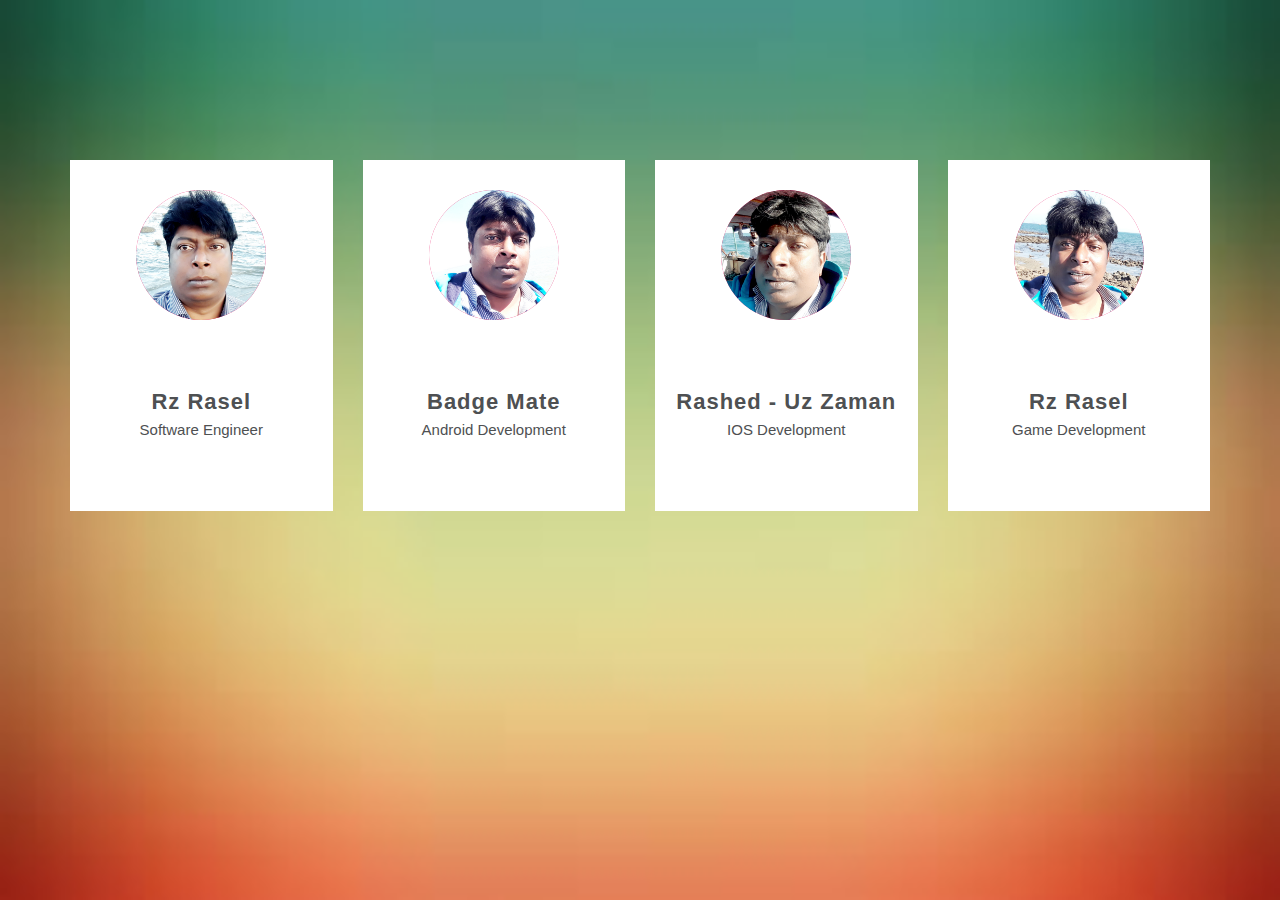
<file: Wroking Ongoing/How To Create Profile Card UI Design Html 5 Bootstrap/index.html>
<!DOCTYPE html>
<html lang="en" dir="ltr">
  <head>
    <meta charset="utf-8">
    <meta name="viewport" content="width=device-width, initial-scale=1">
    <title>Rz Rasel - Badge Mate Tutorial</title>
    <link rel="stylesheet" type="text/css" href="https://cdnjs.cloudflare.com/ajax/libs/font-awesome/4.7.0/css/font-awesome.min.css">
    <link rel="stylesheet" href="https://maxcdn.bootstrapcdn.com/bootstrap/3.3.7/css/bootstrap.min.css" integrity="sha384-BVYiiSIFeK1dGmJRAkycuHAHRg32OmUcww7on3RYdg4Va+PmSTsz/K68vbdEjh4u" crossorigin="anonymous">
    <link rel="stylesheet" type="text/css" href="css/style.css">
  </head>
  <body>
    <br /><br /><br /><br /><br /><br /><br /><br />
    <div class="container">
      <div class="row">
        <div class="col-md-3 col-sm-6">
          <div class="our-team">
            <div class="team-image">
              <img src="images/team1.jpg" alt="Team 1">
            </div>
            <div class="team-content">
              <h3 class="title">Rz Rasel</h3>
              <span class="designation">Software Engineer</span>
            </div>
            <ul class="social">
              <li><a href="#" class="fa fa-facebook"></a></li>
              <li><a href="#" class="fa fa-twitter"></a></li>
              <li><a href="#" class="fa fa-google-plus"></a></li>
              <li><a href="#" class="fa fa-linkedin"></a></li>
            </ul>
          </div>
        </div>
        <div class="col-md-3 col-sm-6">
          <div class="our-team">
            <div class="team-image">
              <img src="images/team2.jpg" alt="Team 1">
            </div>
            <div class="team-content">
              <h3 class="title">Badge Mate</h3>
              <span class="designation">Android Development</span>
            </div>
            <ul class="social">
              <li><a href="#" class="fa fa-facebook"></a></li>
              <li><a href="#" class="fa fa-twitter"></a></li>
              <li><a href="#" class="fa fa-google-plus"></a></li>
              <li><a href="#" class="fa fa-linkedin"></a></li>
            </ul>
          </div>
        </div>
        <div class="col-md-3 col-sm-6">
          <div class="our-team">
            <div class="team-image">
              <img src="images/team3.jpg" alt="Team 1">
            </div>
            <div class="team-content">
              <h3 class="title">Rashed - Uz Zaman</h3>
              <span class="designation">iOS Development</span>
            </div>
            <ul class="social">
              <li><a href="#" class="fa fa-facebook"></a></li>
              <li><a href="#" class="fa fa-twitter"></a></li>
              <li><a href="#" class="fa fa-google-plus"></a></li>
              <li><a href="#" class="fa fa-linkedin"></a></li>
            </ul>
          </div>
        </div>
        <div class="col-md-3 col-sm-6">
          <div class="our-team">
            <div class="team-image">
              <img src="images/team4.jpg" alt="Team 1">
            </div>
            <div class="team-content">
              <h3 class="title">Rz Rasel</h3>
              <span class="designation">Game Development</span>
            </div>
            <ul class="social">
              <li><a href="#" class="fa fa-facebook"></a></li>
              <li><a href="#" class="fa fa-twitter"></a></li>
              <li><a href="#" class="fa fa-google-plus"></a></li>
              <li><a href="#" class="fa fa-linkedin"></a></li>
            </ul>
          </div>
        </div>
      </div>
    </div>
    <script src="https://ajax.googleapis.com/ajax/libs/jquery/3.3.1/jquery.min.js"></script>
    <script src="https://maxcdn.bootstrapcdn.com/bootstrap/3.3.7/js/bootstrap.min.js" integrity="sha384-Tc5IQib027qvyjSMfHjOMaLkfuWVxZxUPnCJA7l2mCWNIpG9mGCD8wGNIcPD7Txa" crossorigin="anonymous"></script>
  </body>
</html>
</file>
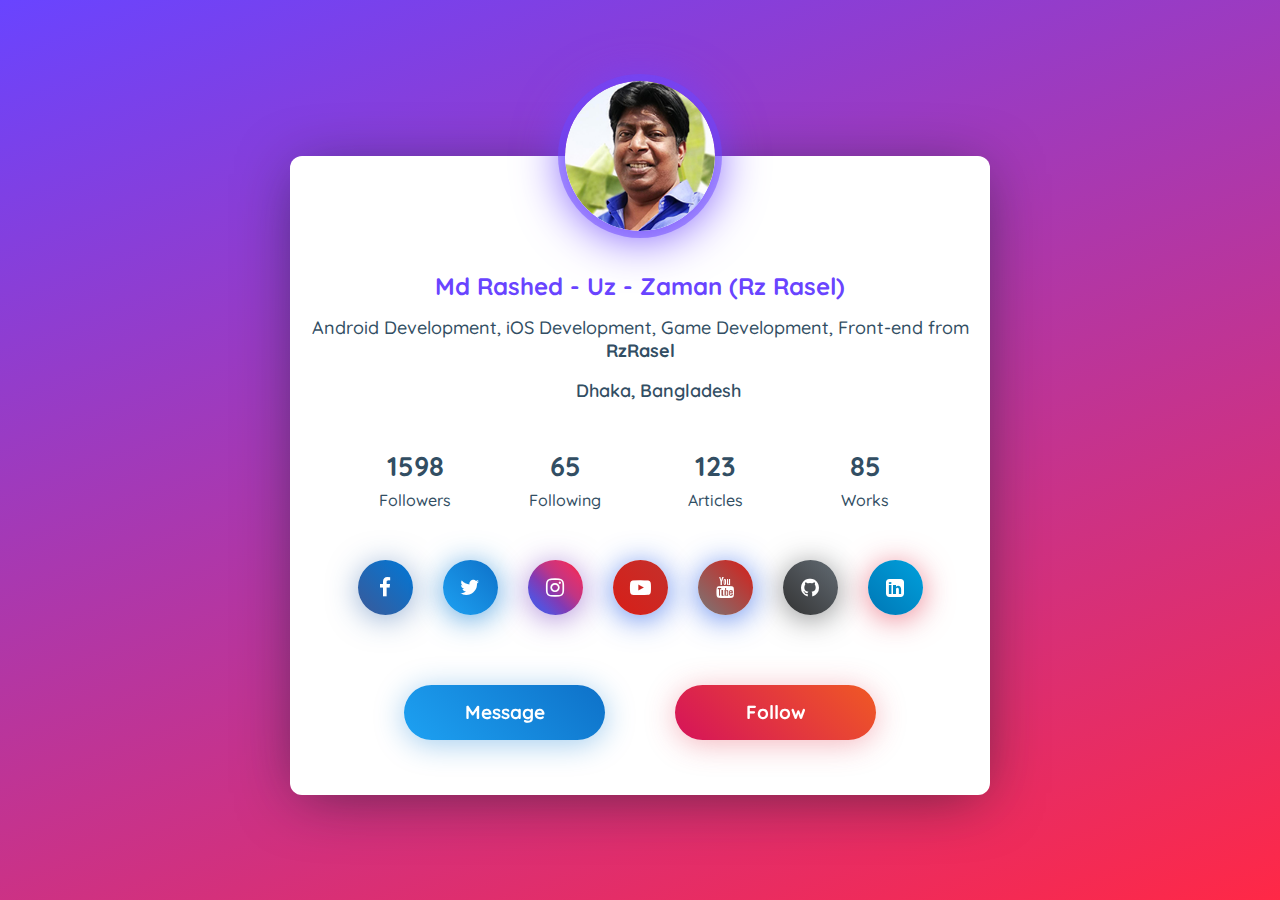
<file: Wroking Ongoing/Profile Card 001/index.html>
<!DOCTYPE html>
<html lang="en" dir="ltr">
  <head>
    <meta charset="utf-8">
    <meta name="viewport" content="width=device-width, initial-scale=1">
    <title>Rz Rasel - Badge Mate Tutorial</title>
    <link rel="stylesheet" type="text/css" href="css/style.css">
  </head>
  <body>
    <div class="wrapper">
  <div class="profile-card js-profile-card">
    <div class="profile-card__img">
      <img src="images/profile.jpg" alt="profile card">
    </div>

    <div class="profile-card__cnt js-profile-cnt">
      <div class="profile-card__name">Md Rashed - Uz - Zaman (Rz Rasel)</div>
      <div class="profile-card__txt">Android Development, iOS Development, Game Development, Front-end from <strong>RzRasel</strong></div>
      <div class="profile-card-loc">
        <span class="profile-card-loc__icon">
          <svg class="icon"><use xlink:href="#icon-location"></use></svg>
		  <i class="far fa-map-marker-alt"></i>
        </span>

        <span class="profile-card-loc__txt">
          Dhaka, Bangladesh
        </span>
      </div>

      <div class="profile-card-inf">
        <div class="profile-card-inf__item">
          <div class="profile-card-inf__title">1598</div>
          <div class="profile-card-inf__txt">Followers</div>
        </div>

        <div class="profile-card-inf__item">
          <div class="profile-card-inf__title">65</div>
          <div class="profile-card-inf__txt">Following</div>
        </div>

        <div class="profile-card-inf__item">
          <div class="profile-card-inf__title">123</div>
          <div class="profile-card-inf__txt">Articles</div>
        </div>

        <div class="profile-card-inf__item">
          <div class="profile-card-inf__title">85</div>
          <div class="profile-card-inf__txt">Works</div>
        </div>
      </div>

      <div class="profile-card-social">
        <a href="https://www.facebook.com/groups/badgemate/" class="profile-card-social__item facebook" target="_blank">
          <span class="icon-font">
              <!--<svg class="icon"><use xlink:href="#icon-facebook"></use></svg>-->
			  <i class="fa fa-facebook"></i>
          </span>
        </a>

        <a href="https://twitter.com/arzrasel" class="profile-card-social__item twitter" target="_blank">
          <span class="icon-font">
		  <i class="fa fa-twitter"></i>
              <!--<svg class="icon"><use xlink:href="#icon-twitter"></use></svg>-->
          </span>
        </a>

        <a href="https://www.instagram.com/iamuhammederdem" class="profile-card-social__item instagram" target="_blank">
          <span class="icon-font">
		  <i class="fa fa-instagram"></i>
              <!--<svg class="icon"><use xlink:href="#icon-instagram"></use></svg>-->
          </span>
        </a>

        <a href="https://www.youtube.com/channel/UClFQT9xfV5G825IC5Ih-9AA/?sub_confirmation=1" class="profile-card-social__item youtube-play" target="_blank">
          <span class="icon-font">
		  <i class="fa fa-youtube-play"></i>
              <!--<svg class="icon"><use xlink:href="#icon-behance"></use></svg>-->
          </span>
        </a>
		
		<a href="https://www.youtube.com/channel/UClFQT9xfV5G825IC5Ih-9AA" class="profile-card-social__item youtube-gray" target="_blank">
          <span class="icon-font">
		  <i class="fa fa-youtube"></i>
          </span>
        </a>

        <a href="https://github.com/rzrasel" class="profile-card-social__item github" target="_blank">
          <span class="icon-font">
		  <i class="fa fa-github"></i>
              <!--<svg class="icon"><use xlink:href="#icon-github"></use></svg>-->
          </span>
        </a>

        <!--<a href="https://codepen.io/JavaScriptJunkie" class="profile-card-social__item codepen" target="_blank">
          <span class="icon-font">
		  <i class="fa fa-codepen"></i>
          </span>
        </a>-->

        <a href="https://www.linkedin.com/in/arzrasel/" class="profile-card-social__item linkedin" target="_blank">
          <span class="icon-font">
		  <i class="fa fa-linkedin-square"></i>
              <!--<svg class="icon"><use xlink:href="#icon-link"></use></svg>-->
          </span>
        </a>

      </div>

      <div class="profile-card-ctr">
        <button class="profile-card__button button--blue js-message-btn">Message</button>
        <button class="profile-card__button button--orange">Follow</button>
      </div>
    </div>

    <div class="profile-card-message js-message">
      <form class="profile-card-form">
        <div class="profile-card-form__container">
          <textarea placeholder="Say something..."></textarea>
        </div>

        <div class="profile-card-form__bottom">
          <button class="profile-card__button button--blue js-message-close">
            Send
          </button>

          <button class="profile-card__button button--gray js-message-close">
            Cancel
          </button>
        </div>
      </form>

      <div class="profile-card__overlay js-message-close"></div>
    </div>

  </div>

</div>
<script src="https://ajax.googleapis.com/ajax/libs/jquery/3.3.1/jquery.min.js"></script>
<script type="text/javascript" src="js/script.js"></script>
  </body>
</html>
</file>
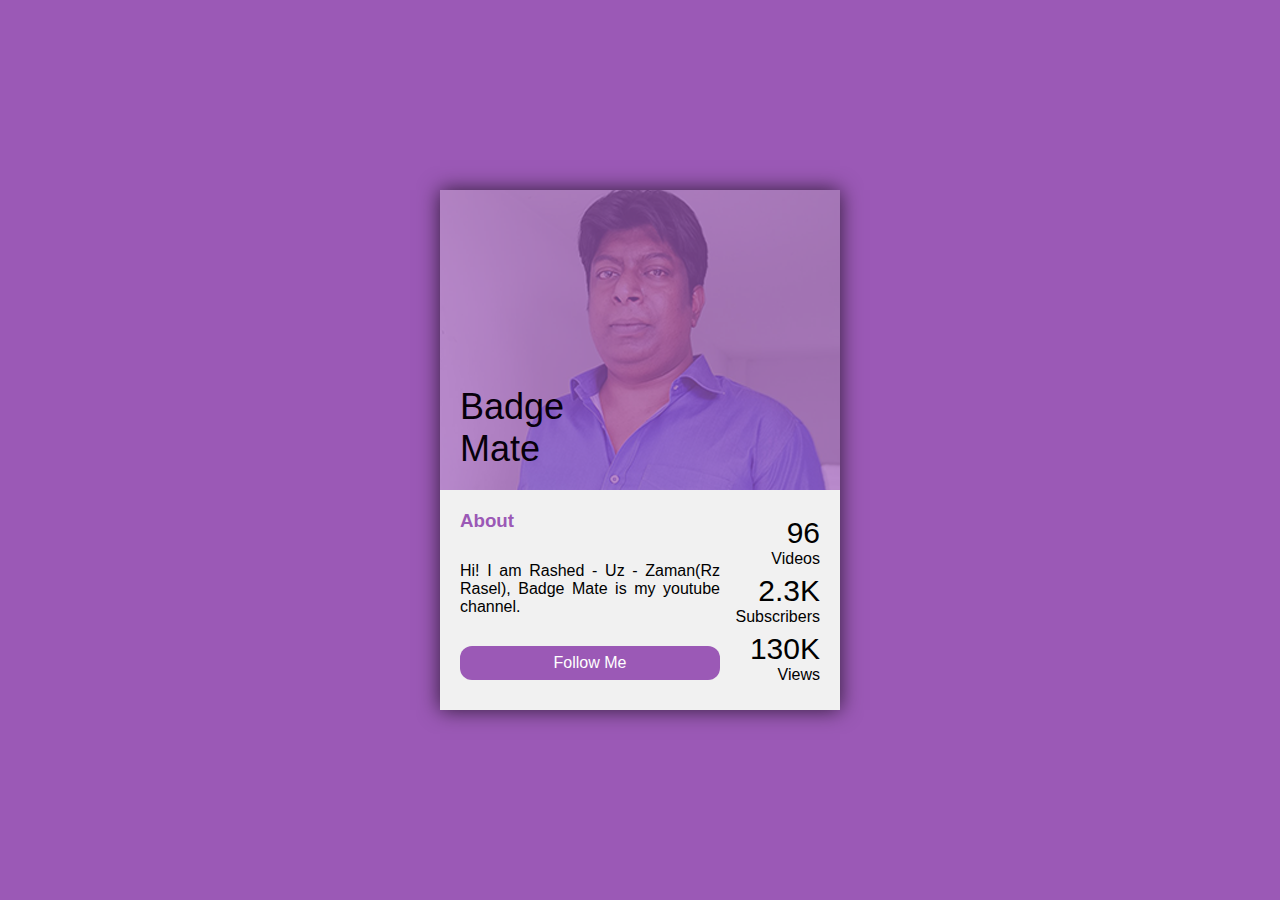
<file: Wroking Ongoing/Ui Card Design - Hinata Profile Card Using Only HTML & CSS/index.html>
<!DOCTYPE html>
<html lang="en" dir="ltr">
  <head>
    <meta charset="utf-8">
    <title>Rz Rasel - Badge Mate Tutorial</title>
    <link rel="stylesheet" href="css/style.css">
  </head>
  <body>
    <div class="card">
      <div class="card-header">
        <img src="images/profile.png" alt="">
        <div class="cover"></div>
        <div class="menu">
          <ul>
            <li><a href="#"><i class="ion-social-facebook"></i></a></li>
            <li><a href="#"><i class="ion-social-twitter"></i></a></li>
            <li><a href="#"><i class="ion-social-instagram"></i></a></li>
          </ul>
          <span class="ion-android-more-vertical"></span>
        </div>
        <div class="name">
          <span class="last">Badge</span>
          <span class="first">Mate</span>
        </div>
      </div>
      <div class="container">
        <div class="left-section">
          <h3>About</h3>
          <p>Hi! I am Rashed - Uz - Zaman(Rz Rasel), Badge Mate is my youtube channel.</p>
          <a class="btn-follow" href="#">Follow Me</a>
        </div>
        <div class="right-section">
          <div class="item">
            <span class="num">96</span>
            <span class="word">Videos</span>
          </div>
          <div class="item">
            <span class="num">2.3K</span>
            <span class="word">Subscribers</span>
          </div>
          <div class="item">
            <span class="num">130K</span>
            <span class="word">Views</span>
          </div>
        </div>
      </div>
    </div>
  </body>
</html>






























<!--Rz Rasel-->
</file>
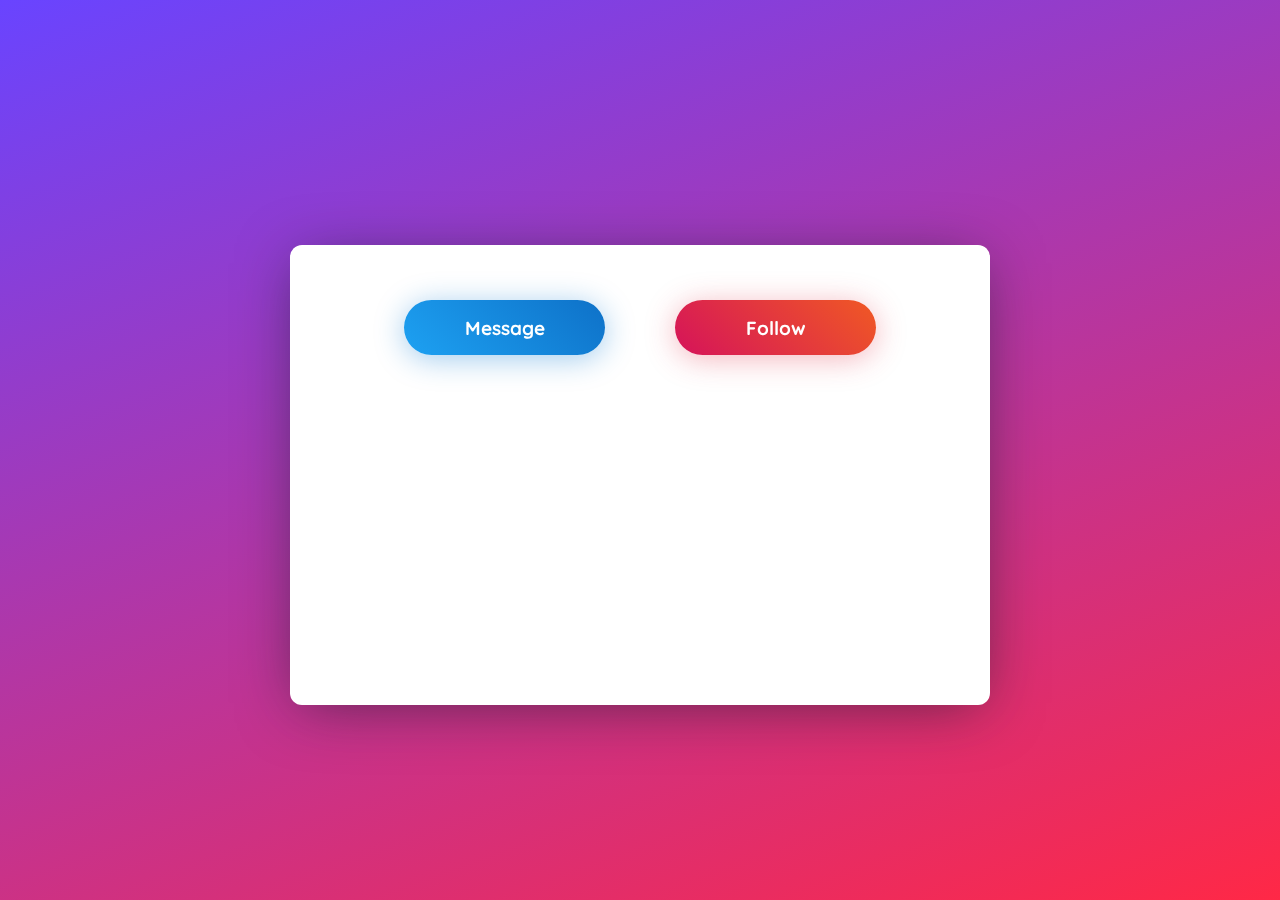
<file: Wroking Ongoing/Profile Card 001/2.html>
<!DOCTYPE html>
<html lang="en" dir="ltr">
  <head>
    <meta charset="utf-8">
    <meta name="viewport" content="width=device-width, initial-scale=1">
    <title>Rz Rasel - Badge Mate Tutorial</title>
    <link rel="stylesheet" type="text/css" href="css/style.css">
  </head>
  <body>
    <div class="wrapper">
  <div class="profile-card js-profile-card">
    <div class="profile-card-ctr">
        <button id="myBtn" class="profile-card__button button--blue js-message-btn">Message</button>
        <button class="profile-card__button button--orange">Follow</button>
      </div>
    </div>

    <div class="profile-card-message js-message">
      <form class="profile-card-form">
        <div class="profile-card-form__container">
          <textarea placeholder="Say something..."></textarea>
        </div>

        <div class="profile-card-form__bottom">
          <button class="profile-card__button button--blue js-message-close">
            Send
          </button>

          <button class="profile-card__button button--gray js-message-close">
            Cancel
          </button>
        </div>
      </form>

      <div class="profile-card__overlay js-message-close"></div>
    </div>

  </div>

</div>
<script src="https://ajax.googleapis.com/ajax/libs/jquery/3.3.1/jquery.min.js"></script>
<script type="text/javascript" src="js/script.js"></script>
  </body>
</html>
</file>
<file: Wroking Ongoing/How To Create Profile Card UI Design Html 5 Bootstrap/css/style.css>
html {
    height: 100%
}
body {
    background-image:url("../images/bg3.jpg");
    background-repeat: no-repeat;
    background-size: 100% 100%;
}
.our-team {
  padding: 30px 0px 40px;
  background: #ffffff;
  text-align: center;
  overflow: hidden;
  position: relative;
}
.team-image {
  display: inline-block;
  width: 130px;
  height: 130px;
  margin-bottom: 50px;
  position: relative;
  z-index: 1;
}
.team-image:before {
  content: "";
  width: 100%;
  height: 0px;
  background: #eb1768;
  position: absolute;
  border-radius: 50%;
  bottom: 135%;
  right: 0px;
  left: 0px;
  transform: scale(3);
  /*transition: all 0.3s linear 0s;*/
  transition: all 0.3s ease 0s;
}
.team-image:after {
  content: "";
  width: 100%;
  height: 100%;
  border-radius: 50%;
  background: #eb1768; /*#eb1768;*/
  position: absolute;
  top: 0px;
  left: 0px;
  z-index: -1;
}
.our-team:hover .team-image:before {
  height: 100%;
}
.team-image img {
  width: 100%;
  height: 100%;
  border-radius: 50%;
  transform: scale(1);
  transition: all 0.3s ease 0s;
}
.our-team:hover .team-image img {
  box-shadow: 0px 0px 0px 14px #f7f5ec;
  transform: scale(0.7);
}
.team-content {
  margin-bottom: 30px;
}
.title {
  font-size: 22px;
  font-weight: 700;
  color: #4e5052;
  letter-spacing: 1px;
  text-transform: capitalize;
  margin-bottom: 5px;
}
.designation {
  display: block;
  font-size: 15px;
  color: #4e5052;
  text-transform: capitalize;
}
.social {
  width: 100%;
  padding: 0px;
  margin: 0px;
  background: #eb1768;
  position: absolute;
  bottom: -100px;
  left: 0px;
  transition: all 0.5s ease 0s
}
.social li {
  display: inline-block;
}
.social li a {
  display: block;
  padding: 10px;
  font-size: 17px;
  color: #ffffff;
  transition: all 0.3s ease 0s;
}
.social li a:hover {
  color: #eb1768;
  background: #f7f5ec;
  text-decoration: none;
}
.our-team:hover .social {
  bottom: 0px;
}
@media (max-width: 768px) {
  .our-team {
    margin-bottom: 30px;
  }
}
















/**/
</file>
<file: Wroking Ongoing/Profile Card 001/css/style.css>
@import url('https://fonts.googleapis.com/css?family=Quicksand:400,500,700&subset=latin-ext');
@import url("https://cdnjs.cloudflare.com/ajax/libs/font-awesome/4.7.0/css/font-awesome.min.css");
html {
  position: relative;
  overflow-x: hidden !important;
}
* {
  box-sizing: border-box;
  margin: 0px;
  padding: 0px;
}
body {
  font-family: 'Quicksand', sans-serif;
  color: #324e63;
}
a, a:hover {
  text-decoration: none;
}
.icon {
  display: inline-block;
  width: 1em;
  height: 1em;
  stroke-width: 0;
  stroke: currentColor;
  fill: currentColor;
}
.wrapper {
  width: 100%;
  width: 100%;
  height: auto;
  min-height: 100vh;
  padding: 50px 20px;
  padding-top: 100px;
  display: flex;
  background-image: linear-gradient(-20deg, #ff2846 0%, #6944ff 100%);
  display: flex;
  background-image: linear-gradient(-20deg, #ff2846 0%, #6944ff 100%);
}
@media screen and (max-width: 768px) {
  .wrapper {
    height: auto;
    min-height: 100vh;
    padding-top: 100px;
  }
}
.profile-card {
  width: 100%;
  min-height: 460px;
  margin: auto;
  box-shadow: 0px 8px 60px -10px rgba(13, 28, 39, 0.6);
  background: #fff;
  border-radius: 12px;
  max-width: 700px;
  position: relative;
}
.profile-card.active .profile-card__cnt {
  filter: blur(6px);
}
.profile-card.active .profile-card-message, .profile-card.active .profile-card__overlay {
  opacity: 1;
  pointer-events: auto;
  transition-delay: 0.1s;
}
.profile-card.active .profile-card-form {
  transform: none;
  transition-delay: 0.1s;
}
.profile-card__img {
  width: 150px;
  height: 150px;
  margin-left: auto;
  margin-right: auto;
  transform: translateY(-50%);
  border-radius: 50%;
  overflow: hidden;
  position: relative;
  z-index: 4;
  box-shadow: 0px 5px 50px 0px #6c44fc, 0px 0px 0px 7px rgba(107, 74, 255, 0.5);
}
@media screen and (max-width: 576px) {
  .profile-card__img {
    width: 120px;
    height: 120px;
  }
}
.profile-card__img img {
  display: block;
  width: 100%;
  height: 100%;
  object-fit: cover;
  border-radius: 50%;
}
.profile-card__cnt {
  margin-top: -35px;
  text-align: center;
  padding: 0 20px;
  padding-bottom: 40px;
  transition: all 0.3s;
}
.profile-card__name {
  font-weight: 700;
  font-size: 24px;
  color: #6944ff;
  margin-bottom: 15px;
}
.profile-card__txt {
  font-size: 18px;
  font-weight: 500;
  color: #324e63;
  margin-bottom: 15px;
}
.profile-card__txt strong {
  font-weight: 700;
}
.profile-card-loc {
  display: flex;
  justify-content: center;
  align-items: center;
  font-size: 18px;
  font-weight: 600;
}
.profile-card-loc__icon {
  display: inline-flex;
  font-size: 27px;
  margin-right: 10px;
}
.profile-card-inf {
  display: flex;
  justify-content: center;
  flex-wrap: wrap;
  align-items: flex-start;
  margin-top: 35px;
}
.profile-card-inf__item {
  padding: 10px 35px;
  min-width: 150px;
}
@media screen and (max-width: 768px) {
  .profile-card-inf__item {
    padding: 10px 20px;
    min-width: 120px;
  }
}
.profile-card-inf__title {
  font-weight: 700;
  font-size: 27px;
  color: #324e63;
}
.profile-card-inf__txt {
  font-weight: 500;
  margin-top: 7px;
}
.profile-card-social {
  margin-top: 25px;
  display: flex;
  justify-content: center;
  align-items: center;
  flex-wrap: wrap;
}
.profile-card-social__item {
  display: inline-flex;
  width: 55px;
  height: 55px;
  margin: 15px;
  border-radius: 50%;
  align-items: center;
  justify-content: center;
  color: #fff;
  background: #405de6;
  box-shadow: 0px 7px 30px rgba(43, 98, 169, 0.5);
  position: relative;
  font-size: 21px;
  flex-shrink: 0;
  transition: all 0.3s;
}
@media screen and (max-width: 768px) {
  .profile-card-social__item {
    width: 50px;
    height: 50px;
    margin: 10px;
  }
}
@media screen and (min-width: 768px) {
  .profile-card-social__item:hover {
    transform: scale(1.2);
  }
}
.profile-card-social__item.facebook {
  background: linear-gradient(45deg, #3b5998, #0078d7);
  box-shadow: 0px 4px 30px rgba(43, 98, 169, 0.5);
}
.profile-card-social__item.twitter {
  background: linear-gradient(45deg, #1da1f2, #0e71c8);
  box-shadow: 0px 4px 30px rgba(19, 127, 212, 0.7);
}
.profile-card-social__item.instagram {
  background: linear-gradient(45deg, #405de6, #5851db, #833ab4, #c13584, #e1306c, #fd1d1d);
  box-shadow: 0px 4px 30px rgba(120, 64, 190, 0.6);
}
.profile-card-social__item.youtube-play {
  background: linear-gradient(45deg, #d71e18, #c4302b);
  box-shadow: 0px 4px 30px rgba(27, 86, 231, 0.7);
}
.profile-card-social__item.youtube-gray {
  background: linear-gradient(45deg, #787878, #d71e18);
  box-shadow: 0px 4px 30px rgba(27, 86, 231, 0.7);
}
.profile-card-social__item.behance {
  background: linear-gradient(45deg, #1769ff, #213fca);
  box-shadow: 0px 4px 30px rgba(27, 86, 231, 0.7);
}
.profile-card-social__item.github {
  background: linear-gradient(45deg, #333, #626b73);
  box-shadow: 0px 4px 30px rgba(63, 65, 67, 0.6);
}
.profile-card-social__item.codepen {
  background: linear-gradient(45deg, #324e63, #414447);
  box-shadow: 0px 4px 30px rgba(55, 75, 90, 0.6);
}
.profile-card-social__item.link {
  background: linear-gradient(45deg, #d5135a, #f05924);
  box-shadow: 0px 4px 30px rgba(223, 45, 70, 0.6);
}
.profile-card-social__item.linkedin {
  background: linear-gradient(45deg, #0077b5, #00a0dc);
  box-shadow: 0px 4px 30px rgba(223, 45, 70, 0.6);
}
.profile-card-social .icon-font {
  display: inline-flex;
}
.profile-card-ctr {
  display: flex;
  justify-content: center;
  align-items: center;
  margin-top: 40px;
}
@media screen and (max-width: 576px) {
  .profile-card-ctr {
    flex-wrap: wrap;
  }
}
.profile-card__button {
  background: none;
  border: none;
  font-family: 'Quicksand', sans-serif;
  font-weight: 700;
  font-size: 19px;
  margin: 15px 35px;
  padding: 15px 40px;
  min-width: 201px;
  border-radius: 50px;
  min-height: 55px;
  color: #fff;
  cursor: pointer;
  backface-visibility: hidden;
  transition: all 0.3s;
}
@media screen and (max-width: 768px) {
  .profile-card__button {
    min-width: 170px;
    margin: 15px 25px;
  }
}
@media screen and (max-width: 576px) {
  .profile-card__button {
    min-width: inherit;
    margin: 0;
    margin-bottom: 16px;
    width: 100%;
    max-width: 300px;
  }
  .profile-card__button:last-child {
    margin-bottom: 0;
  }
}
.profile-card__button:focus {
  outline: none !important;
}
@media screen and (min-width: 768px) {
  .profile-card__button:hover {
    transform: translateY(-5px);
  }
}
.profile-card__button:first-child {
  margin-left: 0;
}
.profile-card__button:last-child {
  margin-right: 0;
}
.profile-card__button.button--blue {
  background: linear-gradient(45deg, #1da1f2, #0e71c8);
  box-shadow: 0px 4px 30px rgba(19, 127, 212, 0.4);
}
.profile-card__button.button--blue:hover {
  box-shadow: 0px 7px 30px rgba(19, 127, 212, 0.75);
}
.profile-card__button.button--orange {
  background: linear-gradient(45deg, #d5135a, #f05924);
  box-shadow: 0px 4px 30px rgba(223, 45, 70, 0.35);
}
.profile-card__button.button--orange:hover {
  box-shadow: 0px 7px 30px rgba(223, 45, 70, 0.75);
}
.profile-card__button.button--gray {
  box-shadow: none;
  background: #dcdcdc;
  color: #142029;
}
.profile-card-message {
  width: 100%;
  height: 100%;
  position: absolute;
  top: 0;
  left: 0;
  padding-top: 130px;
  padding-bottom: 100px;
  opacity: 0;
  pointer-events: none;
  transition: all 0.3s;
}
.profile-card-form {
  box-shadow: 0 4px 30px rgba(15, 22, 56, 0.35);
  max-width: 80%;
  margin-left: auto;
  margin-right: auto;
  height: 100%;
  background: #fff;
  border-radius: 10px;
  padding: 35px;
  transform: scale(0.8);
  position: relative;
  z-index: 3;
  transition: all 0.3s;
}
@media screen and (max-width: 768px) {
  .profile-card-form {
    max-width: 90%;
    height: auto;
  }
}
@media screen and (max-width: 576px) {
  .profile-card-form {
    padding: 20px;
  }
}
.profile-card-form__bottom {
  justify-content: space-between;
  display: flex;
}
@media screen and (max-width: 576px) {
  .profile-card-form__bottom {
    flex-wrap: wrap;
  }
}
.profile-card textarea {
  width: 100%;
  resize: none;
  height: 210px;
  margin-bottom: 20px;
  border: 2px solid #dcdcdc;
  border-radius: 10px;
  padding: 15px 20px;
  color: #324e63;
  font-weight: 500;
  font-family: 'Quicksand', sans-serif;
  outline: none;
  transition: all 0.3s;
}
.profile-card textarea:focus {
  outline: none;
  border-color: #8a979e;
}
.profile-card__overlay {
  width: 100%;
  height: 100%;
  position: absolute;
  top: 0;
  left: 0;
  pointer-events: none;
  opacity: 0;
  background: rgba(22, 33, 72, 0.35);
  border-radius: 12px;
  transition: all 0.3s;
}
</file>
<file: Wroking Ongoing/Ui Card Design - Hinata Profile Card Using Only HTML & CSS/css/style.css>
@import "http://code.ionicframework.com/ionicons/2.0.1/css/ionicons.min.css";
* {
  padding: 0px;
  margin: 0px;
  font-family: "Helvetica Neue", Helvetica, Arial, sans-serif, "Century Gothic";
  list-style: none;
  text-decoration: none;
}
body {
  background: #9b59b6;
}
.card {
  width: 400px;
  position: absolute;
  top: 50%;
  left: 50%;
  background: #f1f1f1;
  transform: translate(-50%, -50%);
  overflow: hidden;
  box-shadow: 0px 0px 20px #000000b3;
}
.card-header {
  height: 300px;
  position: relative;
  overflow: hidden;
}
.card-header img {
  width: 100%;
  height: 100%;
}
.card-header .cover {
  background: #9b59b6b3;
  position: absolute;
  top: 0px;
  width: 100%;
  height: 100%;
}
.card-header .menu {
  position: absolute;
  top: 20px;
  right: 20px;
  display: flex;
  align-items: center;
  color: #ffffff;
  opacity: 0.7;
  cursor: pointer;
}
.card-header .menu span {
  font-size: 32px;
}
.card-header .menu ul {
  background: #333333b3;
  padding: 6px 6px;
  margin: 0px 14px;
  display: none;
}
.card-header .menu ul li {
  float: left;
  width: 30px;
  text-align: center;
}
.card-header .menu ul li a i {
  color: #ffffff;
  display: block;
}
.card-header .menu:hover > ul {
  display: block;
}
.card-header .menu ul li a:hover i {
  color: #8e44ad;
}
.card-header .name {
  position: absolute;
  bottom: 20px;
  left: 20px;
  color: #ffffff;
  color: #08000B;
}
.card-header .last {
  display: block;
  font-size: 36px;
}
.card-header .first {
  display: block;
  font-size: 36px;
}
.container {
  padding: 20px;
  overflow: hidden;
}
.left-section {
  width: 260px;
  overflow: hidden;
  float: left;
}
.left-section h3 {
  color: #9b59b6;
}
.left-section p {
  margin: 30px 0px;
  text-align: justify;
}
.left-section .btn-follow {
  width: 100%;
  background: #9b59b6;
  border-radius: 12px;
  color: #ffffff;
  text-align: center;
  display: block;
  padding: 8px 0px;
  transition: 0.2s all;
}
.left-section .btn-follow:hover {
  background: #8e44ad;
}
.right-section {
  overflow: hidden;
  float: right;
  text-align: right;
}
.item {
  margin: 6px 0px;
}
.num {
  display: block;
  font-size: 30px;
}
.word {
  font-size: 16px;
}














































/*https://stackoverflow.com/questions/5445085/understanding-colors-on-android-six-characters/11019879#11019879*/
/**/
/*https://ionicons.com/v2/*/
</file>
